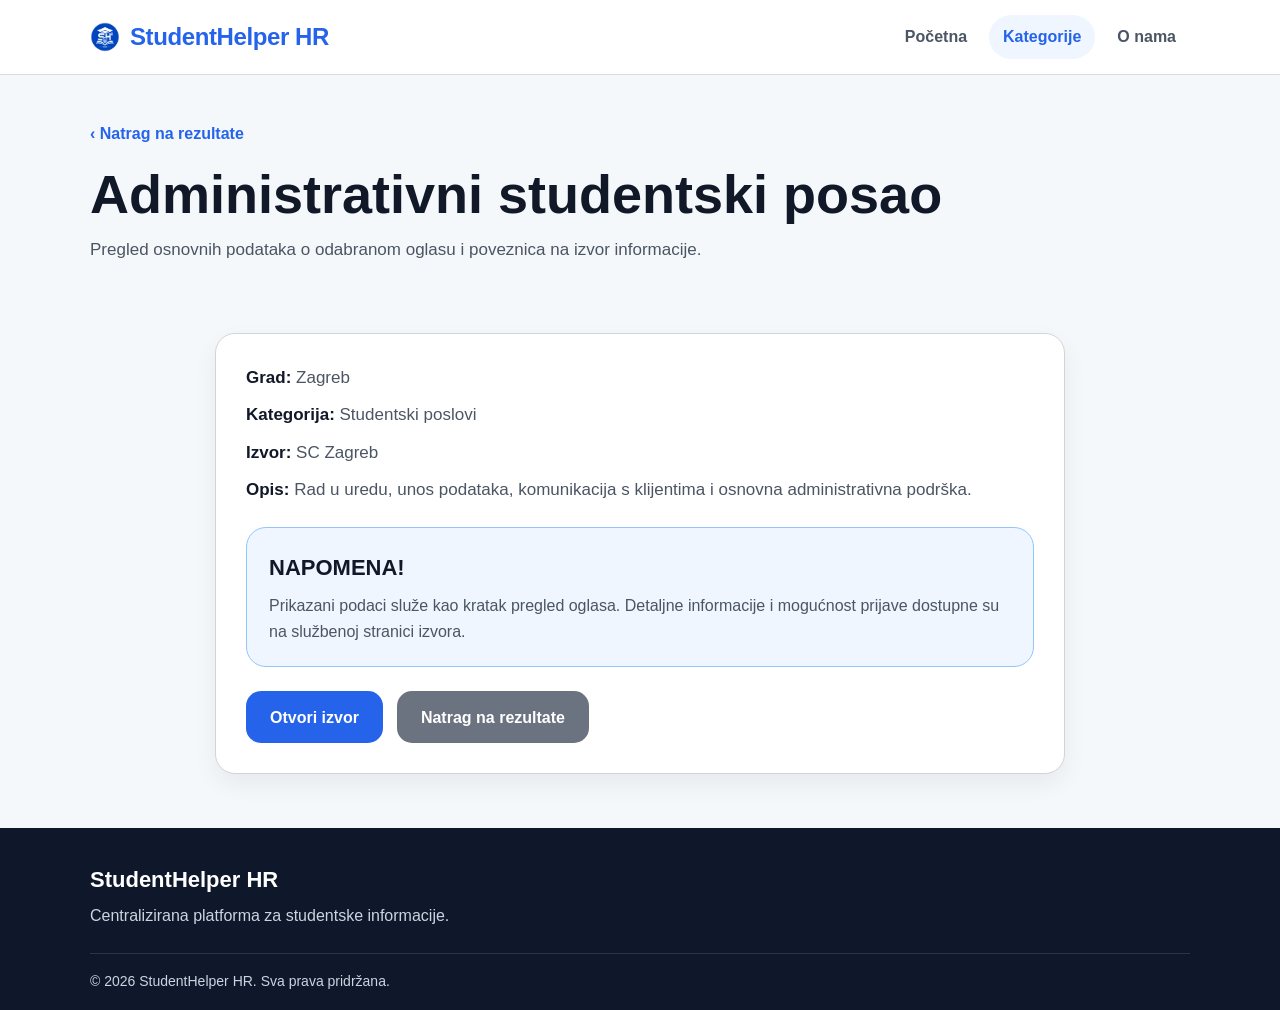
<file: detalji.html>
<!DOCTYPE html>
<html lang="hr">
<head>
    <meta charset="UTF-8">
    <meta name="viewport" content="width=device-width, initial-scale=1.0">
    <title>Detalji oglasa - StudentHelper HR</title>
    <link rel="icon" type="image/png" href="logo.png">
    <link rel="stylesheet" href="base.css">
    <link rel="stylesheet" href="detalji.css">
</head>
<body>

<header class="header">
    <div class="container header-content">
        <a href="index.html" class="logo">
            <img src="logo.png" alt="StudentHelper HR logo">
            <span>StudentHelper HR</span>
        </a>
        <nav class="nav">
            <a href="index.html">Početna</a>
            <a href="kategorije.html" class="active">Kategorije</a>
            <a href="o-nama.html">O nama</a>
        </nav>
    </div>
</header>

<main>
    <section class="page-head">
        <div class="container">
            <a href="rezultati.html" class="back-link">‹ Natrag na rezultate</a>
            <h1>Administrativni studentski posao</h1>
            <p class="page-description">
                Pregled osnovnih podataka o odabranom oglasu i poveznica na izvor informacije.
            </p>
        </div>
    </section>

    <section class="section">
        <div class="container detail-card">
            <div class="detail-info">
                <p><strong>Grad:</strong> Zagreb</p>
                <p><strong>Kategorija:</strong> Studentski poslovi</p>
                <p><strong>Izvor:</strong> SC Zagreb</p>
                <p>
                    <strong>Opis:</strong> Rad u uredu, unos podataka, komunikacija s klijentima
                    i osnovna administrativna podrška.
                </p>
            </div>
            <div class="notice-card">
                <h2>NAPOMENA!</h2>
                <p>
                    Prikazani podaci služe kao kratak pregled oglasa. Detaljne informacije i mogućnost
                    prijave dostupne su na službenoj stranici izvora.
                </p>
            </div>

            <div class="detail-actions">
                <a 
                    href="https://www.sczg.unizg.hr/poslovi" 
                    target="_blank" 
                    rel="noopener noreferrer" 
                    class="button button-blue">
                    Otvori izvor
                </a>

                <a href="rezultati.html" class="button button-gray">Natrag na rezultate</a>
            </div>
        </div>
    </section>
</main>

<footer class="footer">
    <div class="container footer-content">
        <div>
            <h3>StudentHelper HR</h3>
            <p>Centralizirana platforma za studentske informacije.</p>
        </div>
    </div>

    <div class="container footer-bottom">
        <p>&copy; 2026 StudentHelper HR. Sva prava pridržana.</p>
    </div>
</footer>

</body>
</html>
</file>
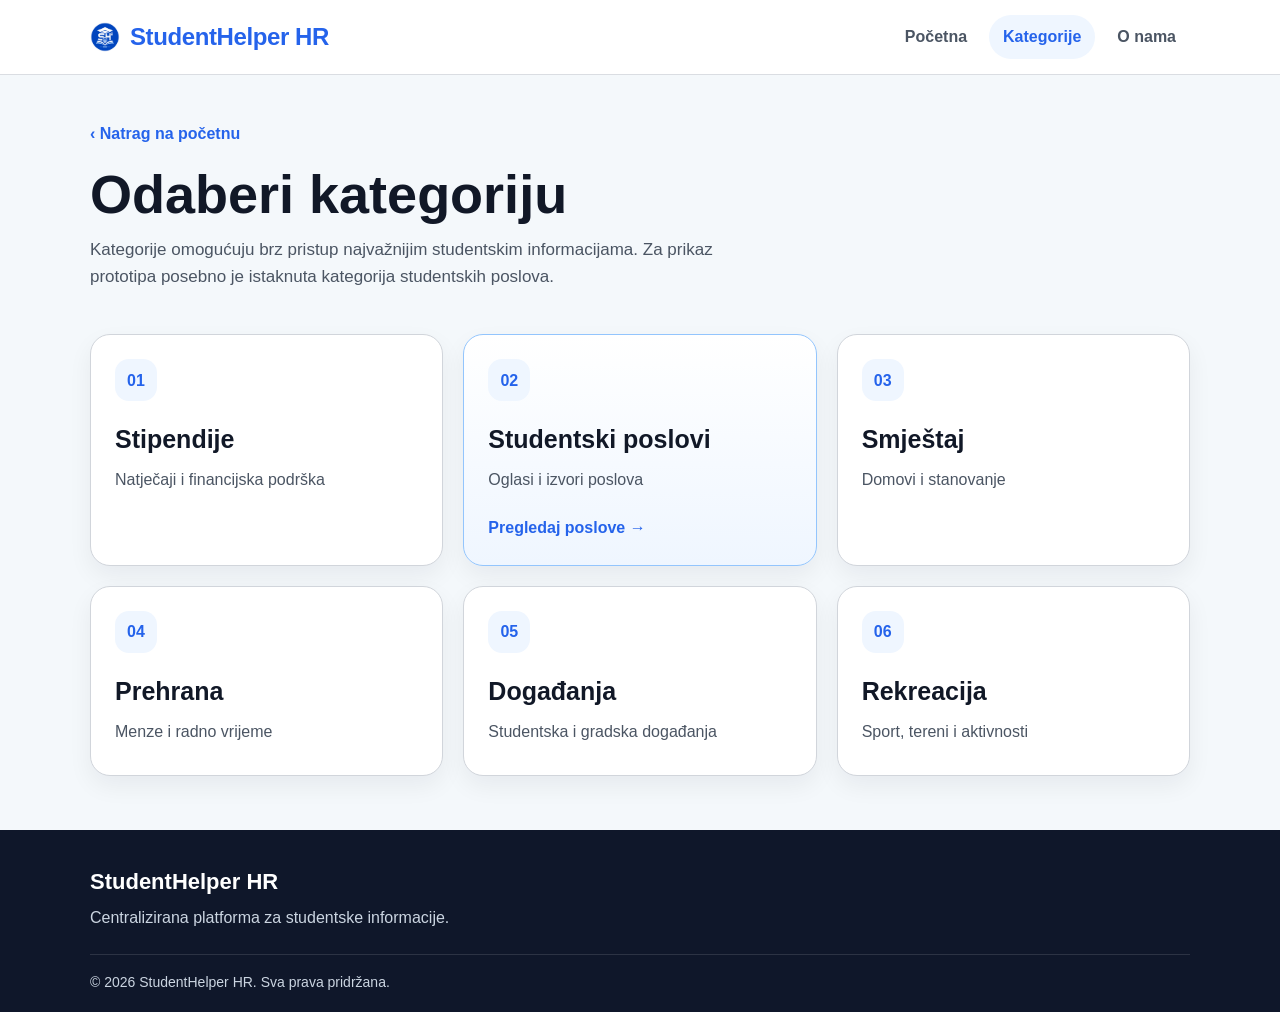
<file: kategorije.html>
<!DOCTYPE html>
<html lang="hr">
<head>
    <meta charset="UTF-8">
    <meta name="viewport" content="width=device-width, initial-scale=1.0">
    <title>Kategorije - StudentHelper HR</title>
    <link rel="icon" type="image/png" href="logo.png">
    <link rel="stylesheet" href="base.css">
    <link rel="stylesheet" href="kategorije.css">
</head>
<body>

<header class="header">
    <div class="container header-content">
        <a href="index.html" class="logo">
            <img src="logo.png" alt="StudentHelper HR logo">
            <span>StudentHelper HR</span>
        </a>
        <nav class="nav">
            <a href="index.html">Početna</a>
            <a href="kategorije.html" class="active">Kategorije</a>
            <a href="o-nama.html">O nama</a>
        </nav>
    </div>
</header>

<main>
    <section class="page-head">
        <div class="container">
            <a href="index.html" class="back-link">‹ Natrag na početnu</a>
            <h1>Odaberi kategoriju</h1>
            <p class="page-description">
                Kategorije omogućuju brz pristup najvažnijim studentskim informacijama.
                Za prikaz prototipa posebno je istaknuta kategorija studentskih poslova.
            </p>
        </div>
    </section>

    <section class="section category-section">
        <div class="container category-grid">

            <article class="category-card">
                <div class="category-icon">01</div>
                <h2>Stipendije</h2>
                <p>Natječaji i financijska podrška</p>
            </article>

            <a href="studentski-poslovi.html" class="category-card selected">
                <div class="category-icon">02</div>
                <h2>Studentski poslovi</h2>
                <p>Oglasi i izvori poslova</p>
                <span class="open-link">Pregledaj poslove →</span>
            </a>

            <article class="category-card">
                <div class="category-icon">03</div>
                <h2>Smještaj</h2>
                <p>Domovi i stanovanje</p>
            </article>

            <article class="category-card">
                <div class="category-icon">04</div>
                <h2>Prehrana</h2>
                <p>Menze i radno vrijeme</p>
            </article>

            <article class="category-card">
                <div class="category-icon">05</div>
                <h2>Događanja</h2>
                <p>Studentska i gradska događanja</p>
            </article>

            <article class="category-card">
                <div class="category-icon">06</div>
                <h2>Rekreacija</h2>
                <p>Sport, tereni i aktivnosti</p>
            </article>

        </div>
    </section>
</main>

<footer class="footer">
    <div class="container footer-content">
        <div>
            <h3>StudentHelper HR</h3>
            <p>Centralizirana platforma za studentske informacije.</p>
        </div>
    </div>

    <div class="container footer-bottom">
        <p>&copy; 2026 StudentHelper HR. Sva prava pridržana.</p>
    </div>
</footer>

</body>
</html>
</file>
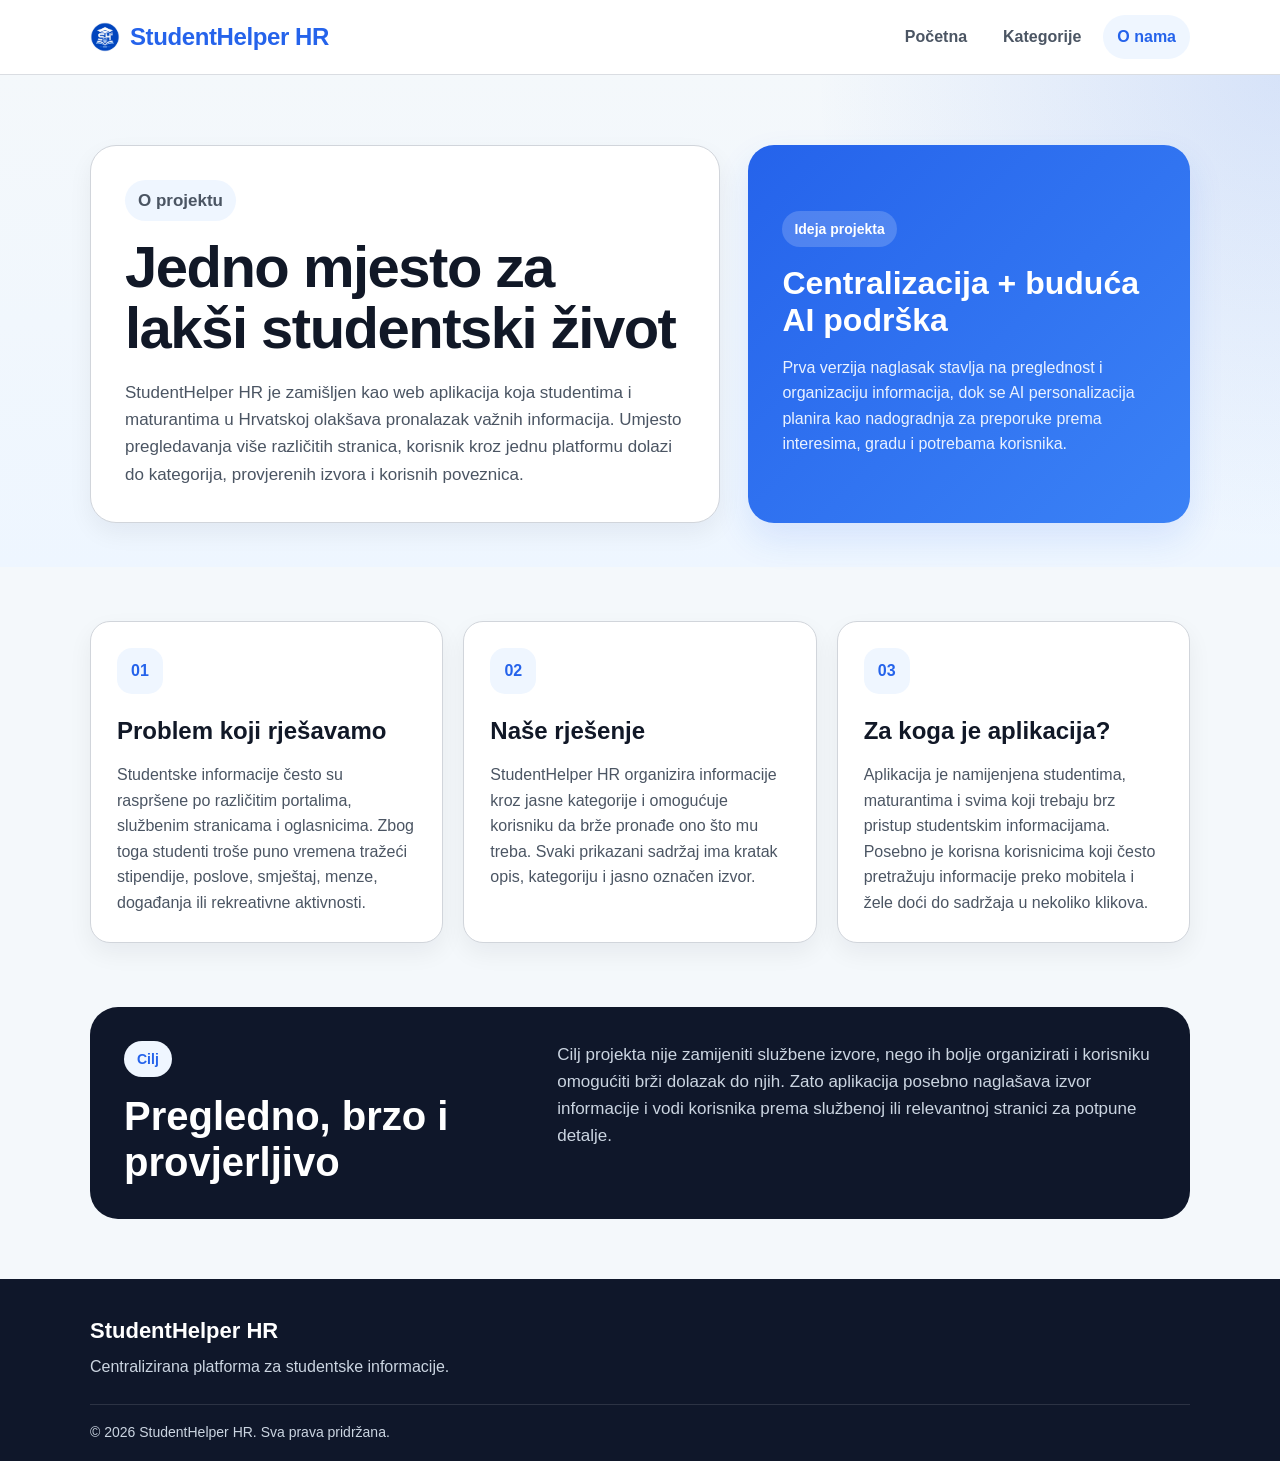
<file: o-nama.html>
<!DOCTYPE html>
<html lang="hr">
<head>
    <meta charset="UTF-8">
    <meta name="viewport" content="width=device-width, initial-scale=1.0">
    <title>O nama - StudentHelper HR</title>
    <link rel="icon" type="image/png" href="logo.png">
    <link rel="stylesheet" href="base.css">
    <link rel="stylesheet" href="o-nama.css">
</head>
<body>

<header class="header">
    <div class="container header-content">
        <a href="index.html" class="logo">
            <img src="logo.png" alt="StudentHelper HR logo">
            <span>StudentHelper HR</span>
        </a>

        <nav class="nav">
            <a href="index.html">Početna</a>
            <a href="kategorije.html">Kategorije</a>
            <a href="o-nama.html" class="active">O nama</a>
        </nav>
    </div>
</header>

<main>
    <section class="about-hero">
        <div class="container about-hero-grid">

            <div class="about-hero-text">
                <p class="label">O projektu</p>
                <h1>Jedno mjesto za lakši studentski život</h1>
                <p>
                    StudentHelper HR je zamišljen kao web aplikacija koja studentima i maturantima
                    u Hrvatskoj olakšava pronalazak važnih informacija. Umjesto pregledavanja više
                    različitih stranica, korisnik kroz jednu platformu dolazi do kategorija,
                    provjerenih izvora i korisnih poveznica.
                </p>
            </div>

            <div class="about-highlight">
                <span>Ideja projekta</span>
                <h2>Centralizacija + buduća AI podrška</h2>
                <p>
                    Prva verzija naglasak stavlja na preglednost i organizaciju informacija,
                    dok se AI personalizacija planira kao nadogradnja za preporuke prema interesima,
                    gradu i potrebama korisnika.
                </p>
            </div>

        </div>
    </section>

    <section class="section">
        <div class="container about-cards">

            <article class="about-card">
                <div class="about-number">01</div>
                <h2>Problem koji rješavamo</h2>
                <p>
                    Studentske informacije često su raspršene po različitim portalima, službenim
                    stranicama i oglasnicima. Zbog toga studenti troše puno vremena tražeći
                    stipendije, poslove, smještaj, menze, događanja ili rekreativne aktivnosti.
                </p>
            </article>

            <article class="about-card">
                <div class="about-number">02</div>
                <h2>Naše rješenje</h2>
                <p>
                    StudentHelper HR organizira informacije kroz jasne kategorije i omogućuje
                    korisniku da brže pronađe ono što mu treba. Svaki prikazani sadržaj ima
                    kratak opis, kategoriju i jasno označen izvor.
                </p>
            </article>

            <article class="about-card">
                <div class="about-number">03</div>
                <h2>Za koga je aplikacija?</h2>
                <p>
                    Aplikacija je namijenjena studentima, maturantima i svima koji trebaju brz
                    pristup studentskim informacijama. Posebno je korisna korisnicima koji često
                    pretražuju informacije preko mobitela i žele doći do sadržaja u nekoliko klikova.
                </p>
            </article>

        </div>
    </section>

    <section class="mission-section">
        <div class="container mission-box">
            <div>
                <p class="label">Cilj</p>
                <h2>Pregledno, brzo i provjerljivo</h2>
            </div>

            <p>
                Cilj projekta nije zamijeniti službene izvore, nego ih bolje organizirati i korisniku
                omogućiti brži dolazak do njih. Zato aplikacija posebno naglašava izvor informacije
                i vodi korisnika prema službenoj ili relevantnoj stranici za potpune detalje.
            </p>
        </div>
    </section>
</main>

<footer class="footer">
    <div class="container footer-content">
        <div>
            <h3>StudentHelper HR</h3>
            <p>Centralizirana platforma za studentske informacije.</p>
        </div>
    </div>

    <div class="container footer-bottom">
        <p>&copy; 2026 StudentHelper HR. Sva prava pridržana.</p>
    </div>
</footer>

</body>
</html>
</file>
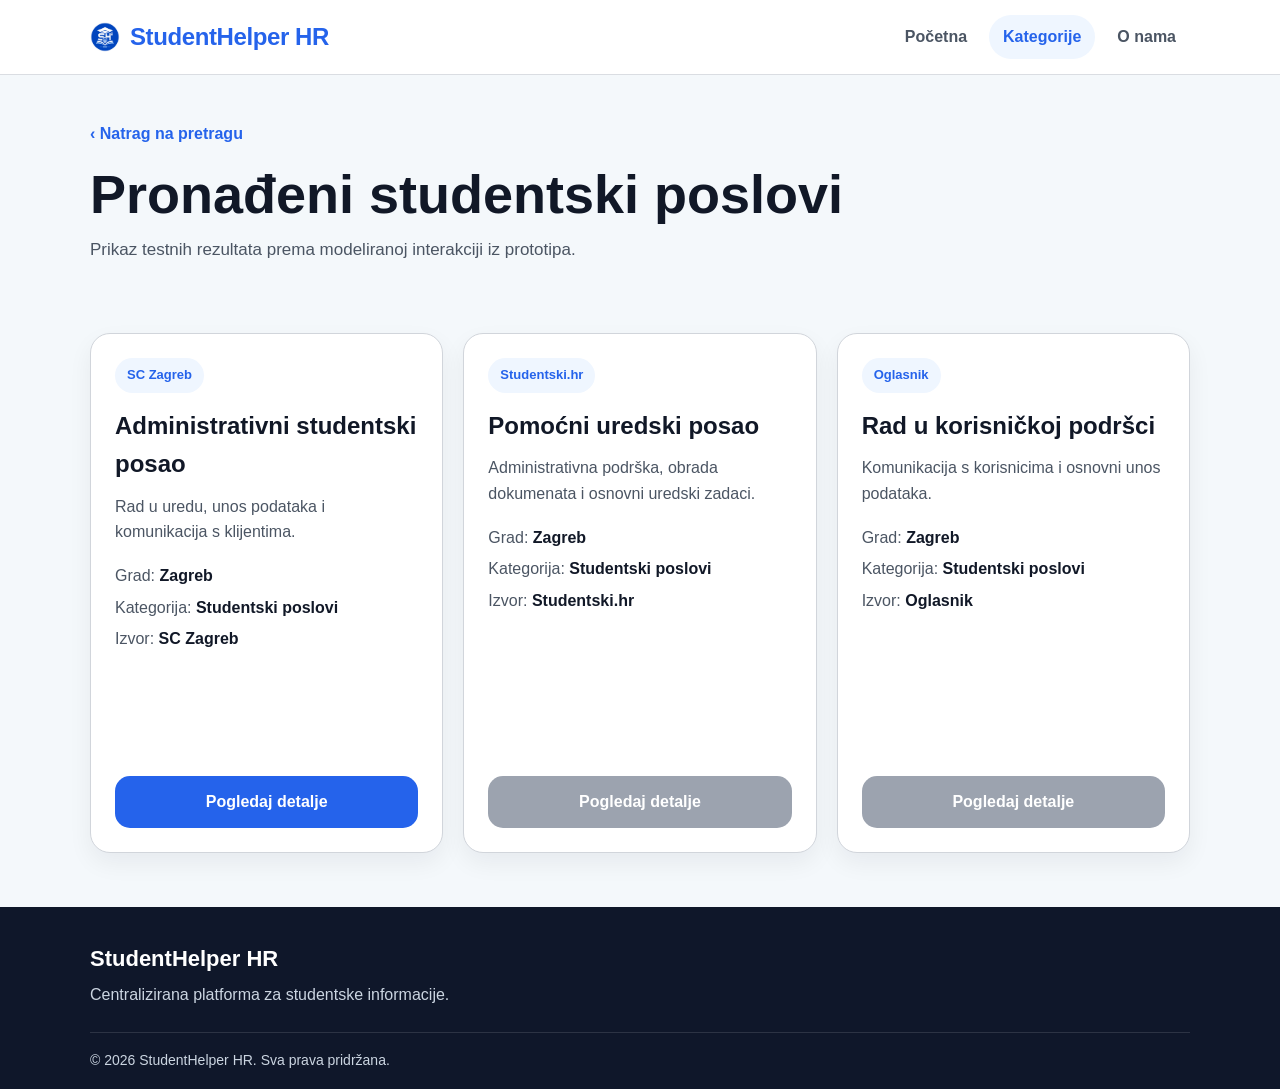
<file: rezultati.html>
<!DOCTYPE html>
<html lang="hr">
<head>
    <meta charset="UTF-8">
    <meta name="viewport" content="width=device-width, initial-scale=1.0">
    <title>Rezultati pretrage - StudentHelper HR</title>
    <link rel="icon" type="image/png" href="logo.png">
    <link rel="stylesheet" href="base.css">
    <link rel="stylesheet" href="rezultati.css">
</head>
<body>

<header class="header">
    <div class="container header-content">
        <a href="index.html" class="logo">
            <img src="logo.png" alt="StudentHelper HR logo">
            <span>StudentHelper HR</span>
        </a>

        <nav class="nav">
            <a href="index.html">Početna</a>
            <a href="kategorije.html" class="active">Kategorije</a>
            <a href="o-nama.html">O nama</a>
        </nav>
    </div>
</header>

<main>
    <section class="page-head">
        <div class="container">
            <a href="studentski-poslovi.html" class="back-link">‹ Natrag na pretragu</a>
            <h1>Pronađeni studentski poslovi</h1>
            <p class="page-description">
                Prikaz testnih rezultata prema modeliranoj interakciji iz prototipa.
            </p>
        </div>
    </section>

    <section class="section">
        <div class="container results-grid">

            <article class="result-card">
                <span class="source-tag">SC Zagreb</span>
                <h2>Administrativni studentski posao</h2>
                <p>Rad u uredu, unos podataka i komunikacija s klijentima.</p>

                <div class="result-meta">
                    <span>Grad: <strong>Zagreb</strong></span>
                    <span>Kategorija: <strong>Studentski poslovi</strong></span>
                    <span>Izvor: <strong>SC Zagreb</strong></span>
                </div>

                <a href="detalji.html" class="button button-blue">Pogledaj detalje</a>
            </article>

            <article class="result-card">
                <span class="source-tag">Studentski.hr</span>
                <h2>Pomoćni uredski posao</h2>
                <p>Administrativna podrška, obrada dokumenata i osnovni uredski zadaci.</p>

                <div class="result-meta">
                    <span>Grad: <strong>Zagreb</strong></span>
                    <span>Kategorija: <strong>Studentski poslovi</strong></span>
                    <span>Izvor: <strong>Studentski.hr</strong></span>
                </div>

                <a href="#" id="neaktivan" class="button button-blue">Pogledaj detalje</a>
            </article>

            <article class="result-card">
                <span class="source-tag">Oglasnik</span>
                <h2>Rad u korisničkoj podršci</h2>
                <p>Komunikacija s korisnicima i osnovni unos podataka.</p>

                <div class="result-meta">
                    <span>Grad: <strong>Zagreb</strong></span>
                    <span>Kategorija: <strong>Studentski poslovi</strong></span>
                    <span>Izvor: <strong>Oglasnik</strong></span>
                </div>

                <a href="#" id="neaktivan" class="button button-blue">Pogledaj detalje</a>
            </article>

        </div>
    </section>
</main>

<footer class="footer">
    <div class="container footer-content">
        <div>
            <h3>StudentHelper HR</h3>
            <p>Centralizirana platforma za studentske informacije.</p>
        </div>
    </div>

    <div class="container footer-bottom">
        <p>&copy; 2026 StudentHelper HR. Sva prava pridržana.</p>
    </div>
</footer>

</body>
</html>
</file>
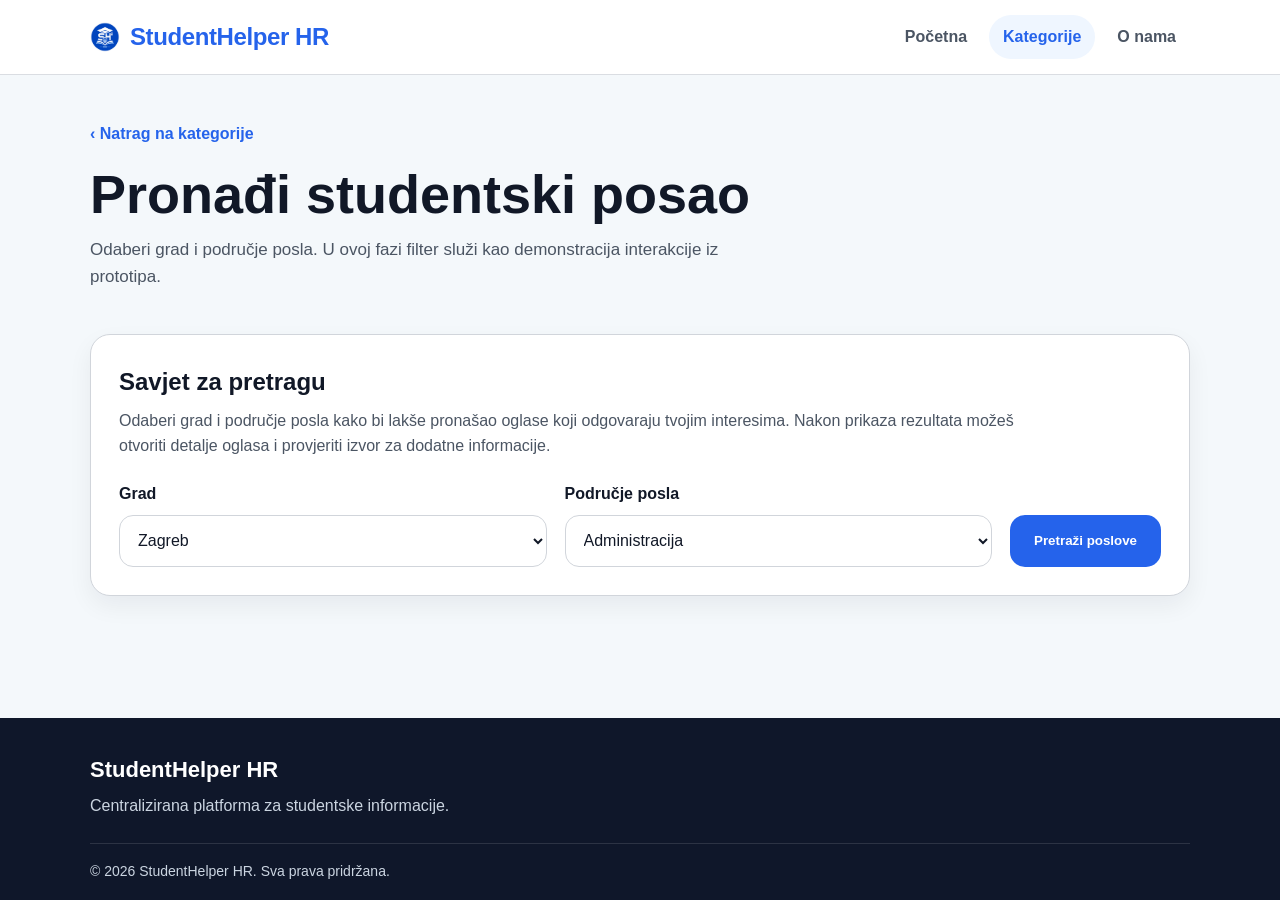
<file: studentski-poslovi.html>
<!DOCTYPE html>
<html lang="hr">
<head>
    <meta charset="UTF-8">
    <meta name="viewport" content="width=device-width, initial-scale=1.0">
    <title>Studentski poslovi - StudentHelper HR</title>
    <link rel="icon" type="image/png" href="logo.png">
    <link rel="stylesheet" href="base.css">
    <link rel="stylesheet" href="studentski-poslovi.css">
</head>
<body>

<header class="header">
    <div class="container header-content">
        <a href="index.html" class="logo">
            <img src="logo.png" alt="StudentHelper HR logo">
            <span>StudentHelper HR</span>
        </a>
        <nav class="nav">
            <a href="index.html">Početna</a>
            <a href="kategorije.html" class="active">Kategorije</a>
            <a href="o-nama.html">O nama</a>
        </nav>
    </div>
</header>

<main>
    <section class="page-head">
        <div class="container">
            <a href="kategorije.html" class="back-link">‹ Natrag na kategorije</a>
            <h1>Pronađi studentski posao</h1>
            <p class="page-description">
                Odaberi grad i područje posla. U ovoj fazi filter služi kao demonstracija
                interakcije iz prototipa.
            </p>
        </div>
    </section>

    <section class="section jobs-section">
        <div class="container">
            <form class="search-box" action="rezultati.html" method="get">
                <div class="search-tip">
                <h2>Savjet za pretragu</h2>
                <p>
                    Odaberi grad i područje posla kako bi lakše pronašao oglase koji odgovaraju
                    tvojim interesima. Nakon prikaza rezultata možeš otvoriti detalje oglasa i
                    provjeriti izvor za dodatne informacije.
                </p>
                </div>
                <div class="form-group">
                    <label for="grad">Grad</label>
                    <select id="grad" name="grad">
                        <option>Zagreb</option>
                        <option>Split</option>
                        <option>Rijeka</option>
                        <option>Osijek</option>
                    </select>
                </div>

                <div class="form-group">
                    <label for="podrucje">Područje posla</label>
                    <select id="podrucje" name="podrucje">
                        <option>Administracija</option>
                        <option>Ugostiteljstvo</option>
                        <option>Prodaja</option>
                        <option>Korisnička podrška</option>
                    </select>
                </div>

                <button type="submit" class="button button-blue">Pretraži poslove</button>
            </form>
        </div>
    </section>
</main>
<footer class="footer">
    <div class="container footer-content">
        <div>
            <h3>StudentHelper HR</h3>
            <p>Centralizirana platforma za studentske informacije.</p>
        </div>
    </div>

    <div class="container footer-bottom">
        <p>&copy; 2026 StudentHelper HR. Sva prava pridržana.</p>
    </div>
</footer>

</body>
</html>
</file>
<file: base.css>
:root {
    --blue: #2563eb;
    --blue-light: #3b82f6;
    --blue-dark: #1d4ed8;
    --blue-soft: #eff6ff;
    --bg: #f4f8fb;
    --text: #111827;
    --muted: #4b5563;
    --border: #d1d5db;
    --white: #ffffff;
    --shadow: 0 16px 35px rgba(37, 99, 235, 0.12);
    --soft-shadow: 0 10px 25px rgba(17, 24, 39, 0.06);
    --radius: 20px;
}

* {
    margin: 0;
    padding: 0;
    box-sizing: border-box;
}

html {
    scroll-behavior: smooth;
    min-height: 100%;
}

body {
    font-family: Arial, Helvetica, sans-serif;
    background: var(--bg);
    color: var(--text);
    line-height: 1.6;
    min-height: 100vh;
    display: flex;
    flex-direction: column;
}

main {
    flex: 1;
}

.container {
    width: min(100% - 36px, 1100px);
    margin: 0 auto;
}

/* HEADER */

.header {
    background: rgba(255, 255, 255, 0.94);
    border-bottom: 1px solid rgba(209, 213, 219, 0.8);
    position: sticky;
    top: 0;
    z-index: 20;
    backdrop-filter: blur(10px);
}

.header-content {
    min-height: 74px;
    display: flex;
    align-items: center;
    justify-content: space-between;
    gap: 20px;
}

.logo {
    color: var(--blue);
    text-decoration: none;
    display: flex;
    align-items: center;
    gap: 10px;
}

.logo img {
    width: 30px;
    height: 30px;
    border-radius: 50%;
    object-fit: cover;
    flex-shrink: 0;
}

.logo span {
    font-size: 24px;
    font-weight: 800;
    letter-spacing: -0.4px;
    line-height: 1;
}

.nav {
    display: flex;
    gap: 8px;
}

.nav a {
    color: var(--muted);
    text-decoration: none;
    font-weight: 700;
    padding: 9px 14px;
    border-radius: 999px;
    transition: 0.2s ease;
}

.nav a:hover,
.nav a.active {
    background: var(--blue-soft);
    color: var(--blue);
}

/* COMMON */

.section {
    padding: 54px 0;
}

.label {
    display: inline-flex;
    width: fit-content;
    background: var(--blue-soft);
    color: var(--blue);
    padding: 7px 13px;
    border-radius: 999px;
    font-size: 14px;
    font-weight: 800;
    margin-bottom: 16px;
}

.button {
    display: inline-flex;
    align-items: center;
    justify-content: center;
    min-height: 52px;
    padding: 0 24px;
    border-radius: 15px;
    text-decoration: none;
    font-weight: 800;
    transition: 0.2s ease;
}

.button-blue {
    background: var(--blue);
    color: var(--white);
    border: none;
}

.button-blue:hover {
    background: var(--blue-dark);
    transform: translateY(-2px);
}

.button-gray {
    background: #6b7280;
    color: var(--white);
}

.button-gray:hover {
    background: #4b5563;
    transform: translateY(-2px);
}

/* PAGE HEAD */

.page-head {
    padding: 46px 0 16px;
}

.back-link {
    display: inline-block;
    color: var(--blue);
    text-decoration: none;
    font-weight: 800;
    margin-bottom: 18px;
}

.back-link:hover {
    text-decoration: underline;
}

.page-head h1 {
    font-size: clamp(36px, 5vw, 54px);
    line-height: 1.1;
    margin-bottom: 12px;
}

.page-description {
    color: var(--muted);
    max-width: 680px;
    font-size: 17px;
}

/* FOOTER */

.footer {
    background: #0f172a;
    color: var(--white);
    padding: 34px 0 18px;
    margin-top: auto;
}

.footer-content {
    display: flex;
    justify-content: space-between;
    gap: 28px;
    align-items: flex-start;
    padding-bottom: 24px;
    border-bottom: 1px solid rgba(255, 255, 255, 0.12);
}

.footer h3 {
    font-size: 22px;
    margin-bottom: 6px;
}

.footer p {
    color: #cbd5e1;
}

.footer-bottom {
    padding-top: 16px;
    font-size: 14px;
}

/* RESPONSIVE BASE */

@media (max-width: 620px) {
    .container {
        width: min(100% - 28px, 1100px);
    }

    .header-content {
        min-height: auto;
        padding: 16px 0;
        flex-direction: column;
        align-items: flex-start;
    }

    .nav {
        flex-wrap: wrap;
    }

    .button {
        width: 100%;
    }

    .footer-content {
        flex-direction: column;
    }
}
</file>
<file: detalji.css>
.detail-card {
    max-width: 850px;
    background: var(--white);
    border: 1px solid var(--border);
    border-radius: var(--radius);
    padding: 30px;
    box-shadow: var(--soft-shadow);
}

.detail-info {
    display: grid;
    gap: 10px;
    color: var(--muted);
    font-size: 17px;
    margin-bottom: 24px;
}

.detail-info strong {
    color: var(--text);
}

.notice-card {
    background: var(--blue-soft);
    border: 1px solid #93c5fd;
    border-radius: var(--radius);
    padding: 22px;
    margin-bottom: 24px;
}

.notice-card h2 {
    font-size: 22px;
    margin-bottom: 8px;
}

.notice-card p {
    color: var(--muted);
    margin: 0;
}

.detail-actions {
    display: flex;
    gap: 14px;
    flex-wrap: wrap;
}

@media (max-width: 620px) {
    .detail-actions .button {
        width: 100%;
    }
}
</file>
<file: kategorije.css>
.category-section {
    padding-top: 28px;
}

.category-grid {
    display: flex;
    flex-wrap: wrap;
    gap: 20px;
}

.category-card {
    flex: 1 1 310px;
    min-height: 190px;
    background: var(--white);
    border: 1px solid var(--border);
    border-radius: var(--radius);
    padding: 24px;
    text-decoration: none;
    color: var(--text);
    box-shadow: var(--soft-shadow);
    transition: 0.2s ease;
    position: relative;
}

.category-card:hover {
    transform: translateY(-4px);
    border-color: #93c5fd;
    box-shadow: var(--shadow);
}

.category-card.selected {
    background: linear-gradient(180deg, var(--white), var(--blue-soft));
    border-color: #93c5fd;
}

.category-icon {
    width: 42px;
    height: 42px;
    border-radius: 14px;
    background: var(--blue-soft);
    color: var(--blue);
    display: flex;
    align-items: center;
    justify-content: center;
    font-weight: 900;
    margin-bottom: 18px;
}

.category-card h2 {
    font-size: 25px;
    margin-bottom: 8px;
}

.category-card p {
    color: var(--muted);
}

.open-link {
    display: inline-block;
    margin-top: 22px;
    color: var(--blue);
    font-weight: 900;
}

@media (max-width: 620px) {
    .category-card {
        flex-basis: 100%;
    }
}
</file>
<file: o-nama.css>
.about-hero {
    padding: 70px 0 44px;
    background:
        radial-gradient(circle at top right, rgba(37, 99, 235, 0.14), transparent 34%),
        linear-gradient(180deg, #f4f8fb, #eef6ff);
}

.about-hero-grid {
    display: flex;
    align-items: stretch;
    gap: 28px;
}

.about-hero-text {
    flex: 1.2;
    background: var(--white);
    border: 1px solid var(--border);
    border-radius: 26px;
    padding: 34px;
    box-shadow: var(--soft-shadow);
}

.about-hero-text h1 {
    font-size: clamp(38px, 5vw, 58px);
    line-height: 1.05;
    letter-spacing: -1.5px;
    margin-bottom: 20px;
}

.about-hero-text p {
    color: var(--muted);
    font-size: 17px;
    max-width: 720px;
}

.about-highlight {
    flex: 0.8;
    background: linear-gradient(135deg, var(--blue), var(--blue-light));
    color: var(--white);
    border-radius: 26px;
    padding: 34px;
    box-shadow: var(--shadow);
    display: flex;
    flex-direction: column;
    justify-content: center;
}

.about-highlight span {
    display: inline-block;
    width: fit-content;
    background: rgba(255, 255, 255, 0.18);
    padding: 7px 12px;
    border-radius: 999px;
    font-size: 14px;
    font-weight: 800;
    margin-bottom: 18px;
}

.about-highlight h2 {
    font-size: 32px;
    line-height: 1.15;
    margin-bottom: 16px;
}

.about-highlight p {
    color: #eaf2ff;
}

.about-cards {
    display: flex;
    flex-wrap: wrap;
    gap: 20px;
}

.about-card {
    flex: 1 1 300px;
    background: var(--white);
    border: 1px solid var(--border);
    border-radius: var(--radius);
    padding: 26px;
    box-shadow: var(--soft-shadow);
}

.about-number {
    width: 46px;
    height: 46px;
    border-radius: 15px;
    background: var(--blue-soft);
    color: var(--blue);
    display: flex;
    align-items: center;
    justify-content: center;
    font-weight: 900;
    margin-bottom: 18px;
}

.about-card h2 {
    font-size: 24px;
    margin-bottom: 12px;
}

.about-card p {
    color: var(--muted);
}

.mission-section {
    padding: 10px 0 60px;
}

.mission-box {
    background: #0f172a;
    color: var(--white);
    border-radius: 28px;
    padding: 34px;
    display: flex;
    gap: 34px;
    align-items: flex-start;
}

.mission-box > div {
    flex: 0.8;
}

.mission-box > p {
    flex: 1.2;
    color: #cbd5e1;
    font-size: 17px;
}

.mission-box h2 {
    font-size: clamp(28px, 4vw, 40px);
    line-height: 1.15;
}

@media (max-width: 850px) {
    .about-hero-grid {
        flex-direction: column;
    }

    .mission-box {
        flex-direction: column;
    }
}
</file>
<file: rezultati.css>
.results-grid {
    display: flex;
    flex-wrap: wrap;
    gap: 20px;
}

.result-card {
    flex: 1 1 300px;
    background: var(--white);
    border: 1px solid var(--border);
    border-radius: var(--radius);
    padding: 24px;
    box-shadow: var(--soft-shadow);
    transition: 0.2s ease;

    display: flex;
    flex-direction: column;
    min-height: 520px;
}

.result-card:hover {
    transform: translateY(-4px);
    border-color: #93c5fd;
    box-shadow: var(--shadow);
}

.result-card .button {
    width: 100%;
    margin-top: auto;
}

.result-card h2 {
    font-size: 24px;
    margin-bottom: 10px;
}

.result-card p {
    color: var(--muted);
    margin-bottom: 18px;
}

.source-tag {
    display: inline-flex;
    width: fit-content;
    background: var(--blue-soft);
    color: var(--blue);
    padding: 7px 12px;
    border-radius: 999px;
    font-size: 13px;
    font-weight: 800;
    margin-bottom: 14px;
}

.result-meta {
    display: flex;
    flex-direction: column;
    gap: 6px;
    color: var(--muted);
    margin-bottom: 22px;
}

.result-meta strong {
    color: var(--text);
}

#neaktivan {
    background-color: #9ca3af;
    cursor: not-allowed;
    pointer-events: none; 
}

#neaktivan:hover {
    transform: none;
}
</file>
<file: studentski-poslovi.css>
.jobs-section {
    padding-top: 28px;
}

.search-box {
    background: var(--white);
    border: 1px solid var(--border);
    border-radius: var(--radius);
    padding: 28px;
    box-shadow: var(--soft-shadow);
    display: flex;
    gap: 18px;
    align-items: end;
    flex-wrap: wrap;
}

.search-tip {
    flex: 1 1 100%;
    margin-bottom: 4px;
}

.search-tip h2 {
    font-size: 24px;
    margin-bottom: 6px;
}

.search-tip p {
    color: var(--muted);
    max-width: 920px;
}

.form-group {
    flex: 1 1 240px;
    display: flex;
    flex-direction: column;
    gap: 8px;
}

.form-group label {
    font-weight: 800;
    color: var(--text);
}

.form-group select {
    height: 52px;
    border: 1px solid var(--border);
    border-radius: 14px;
    padding: 0 14px;
    font-size: 16px;
    background: var(--white);
    color: var(--text);
    outline: none;
}

.form-group select:focus {
    border-color: #93c5fd;
}

@media (max-width: 620px) {
    .search-box {
        align-items: stretch;
    }

    .search-box .button {
        width: 100%;
    }
}
</file>
